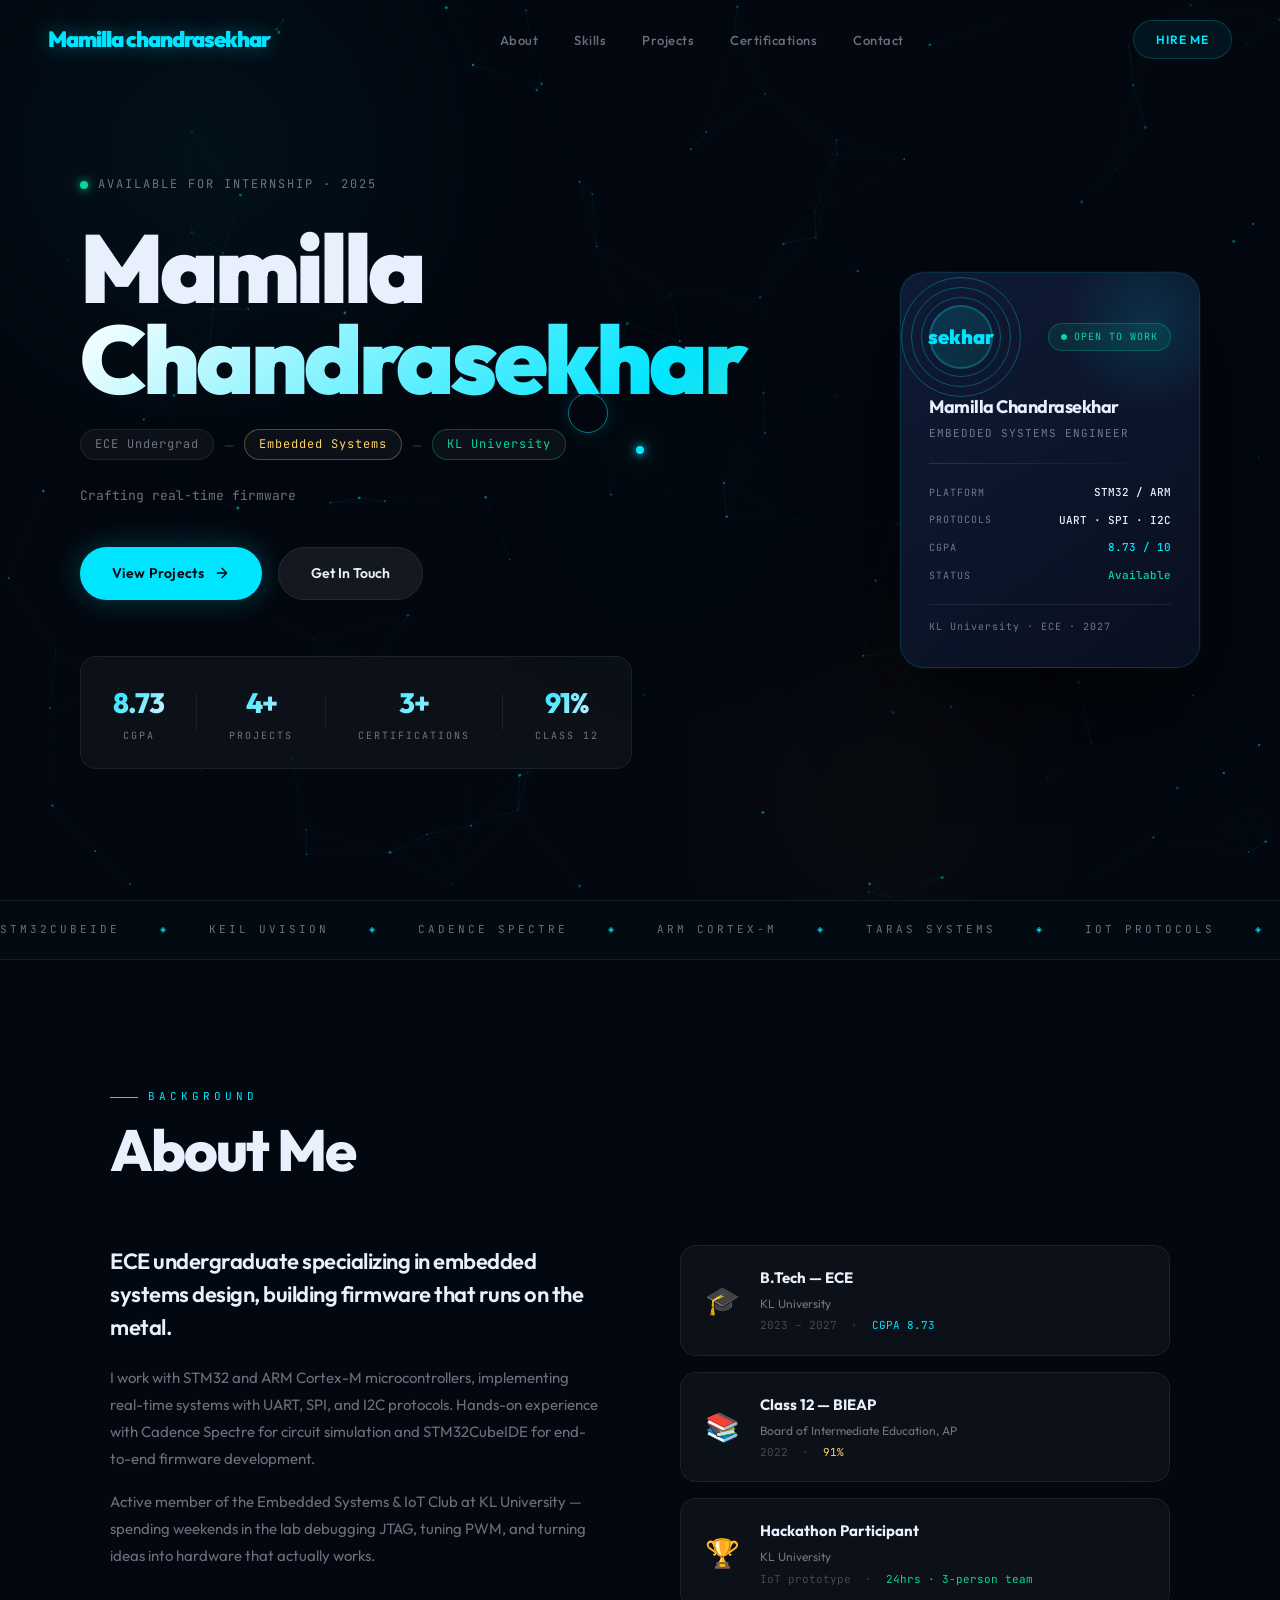
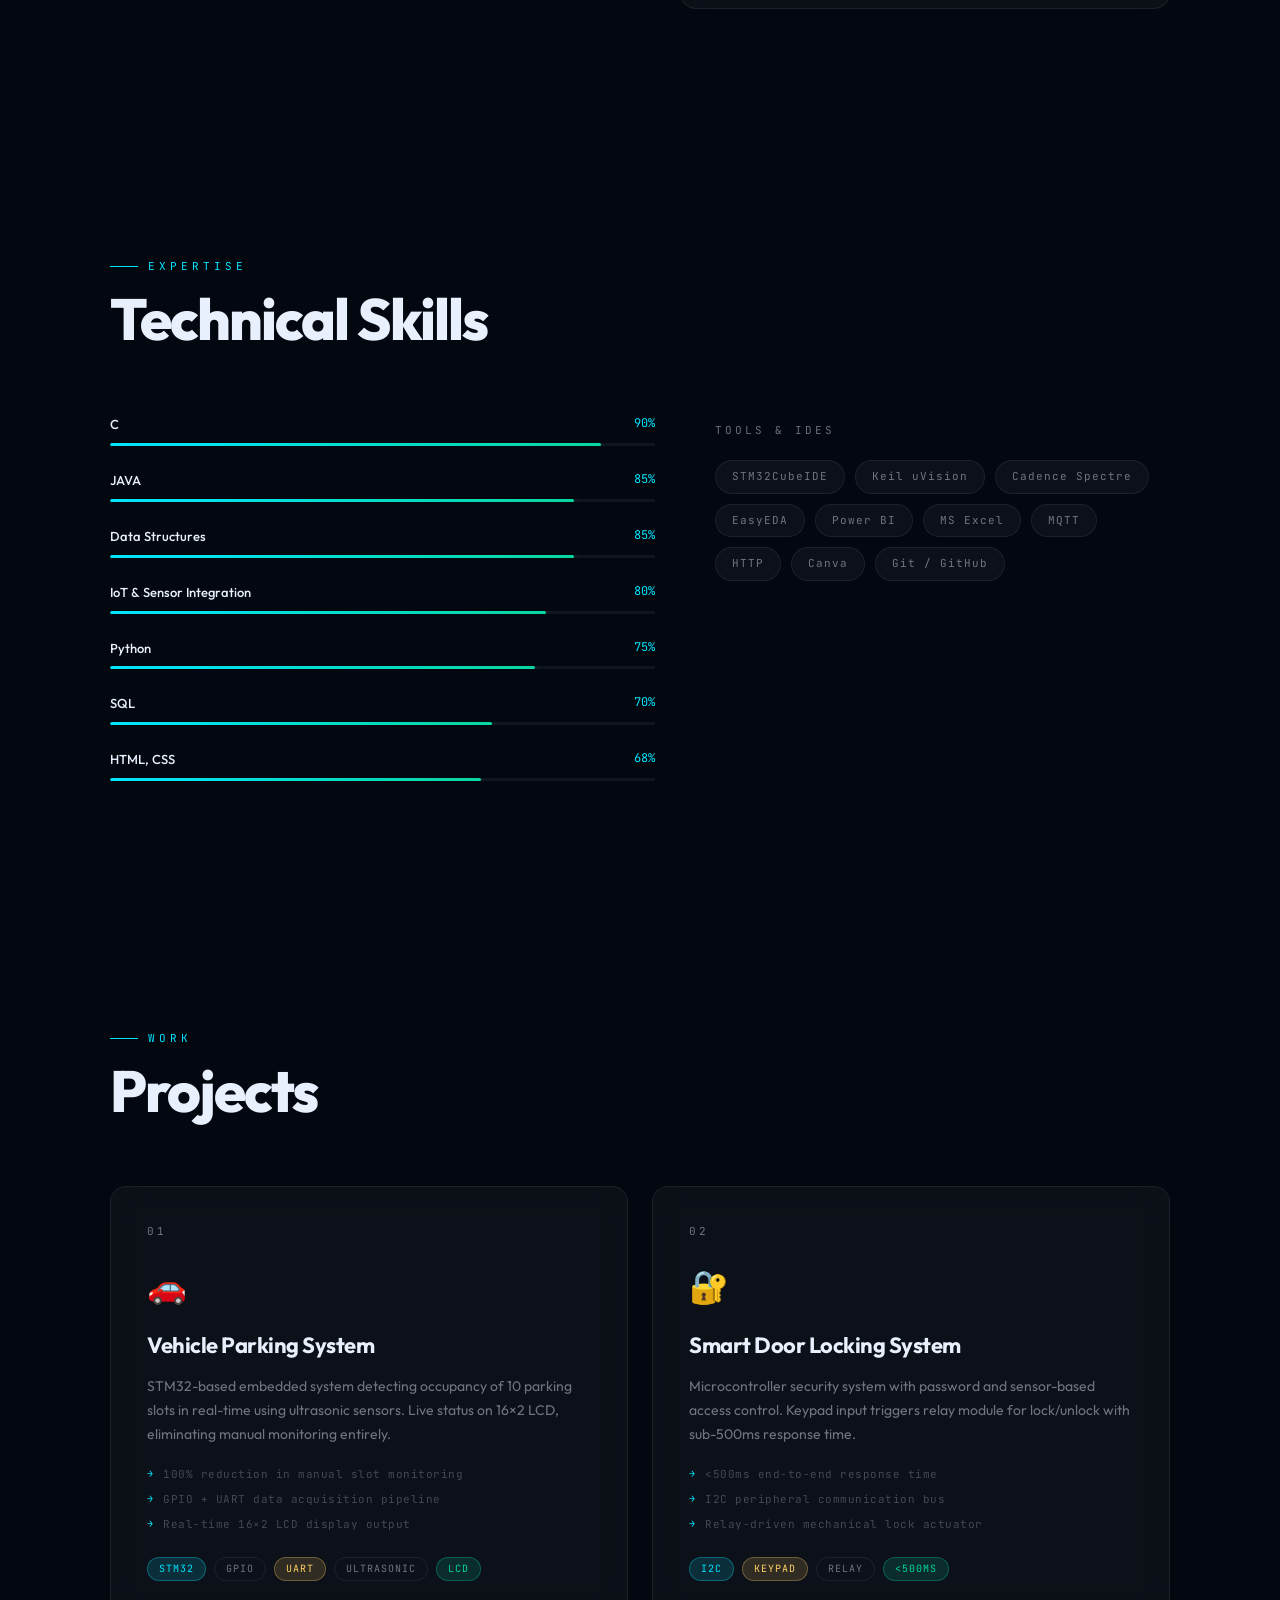
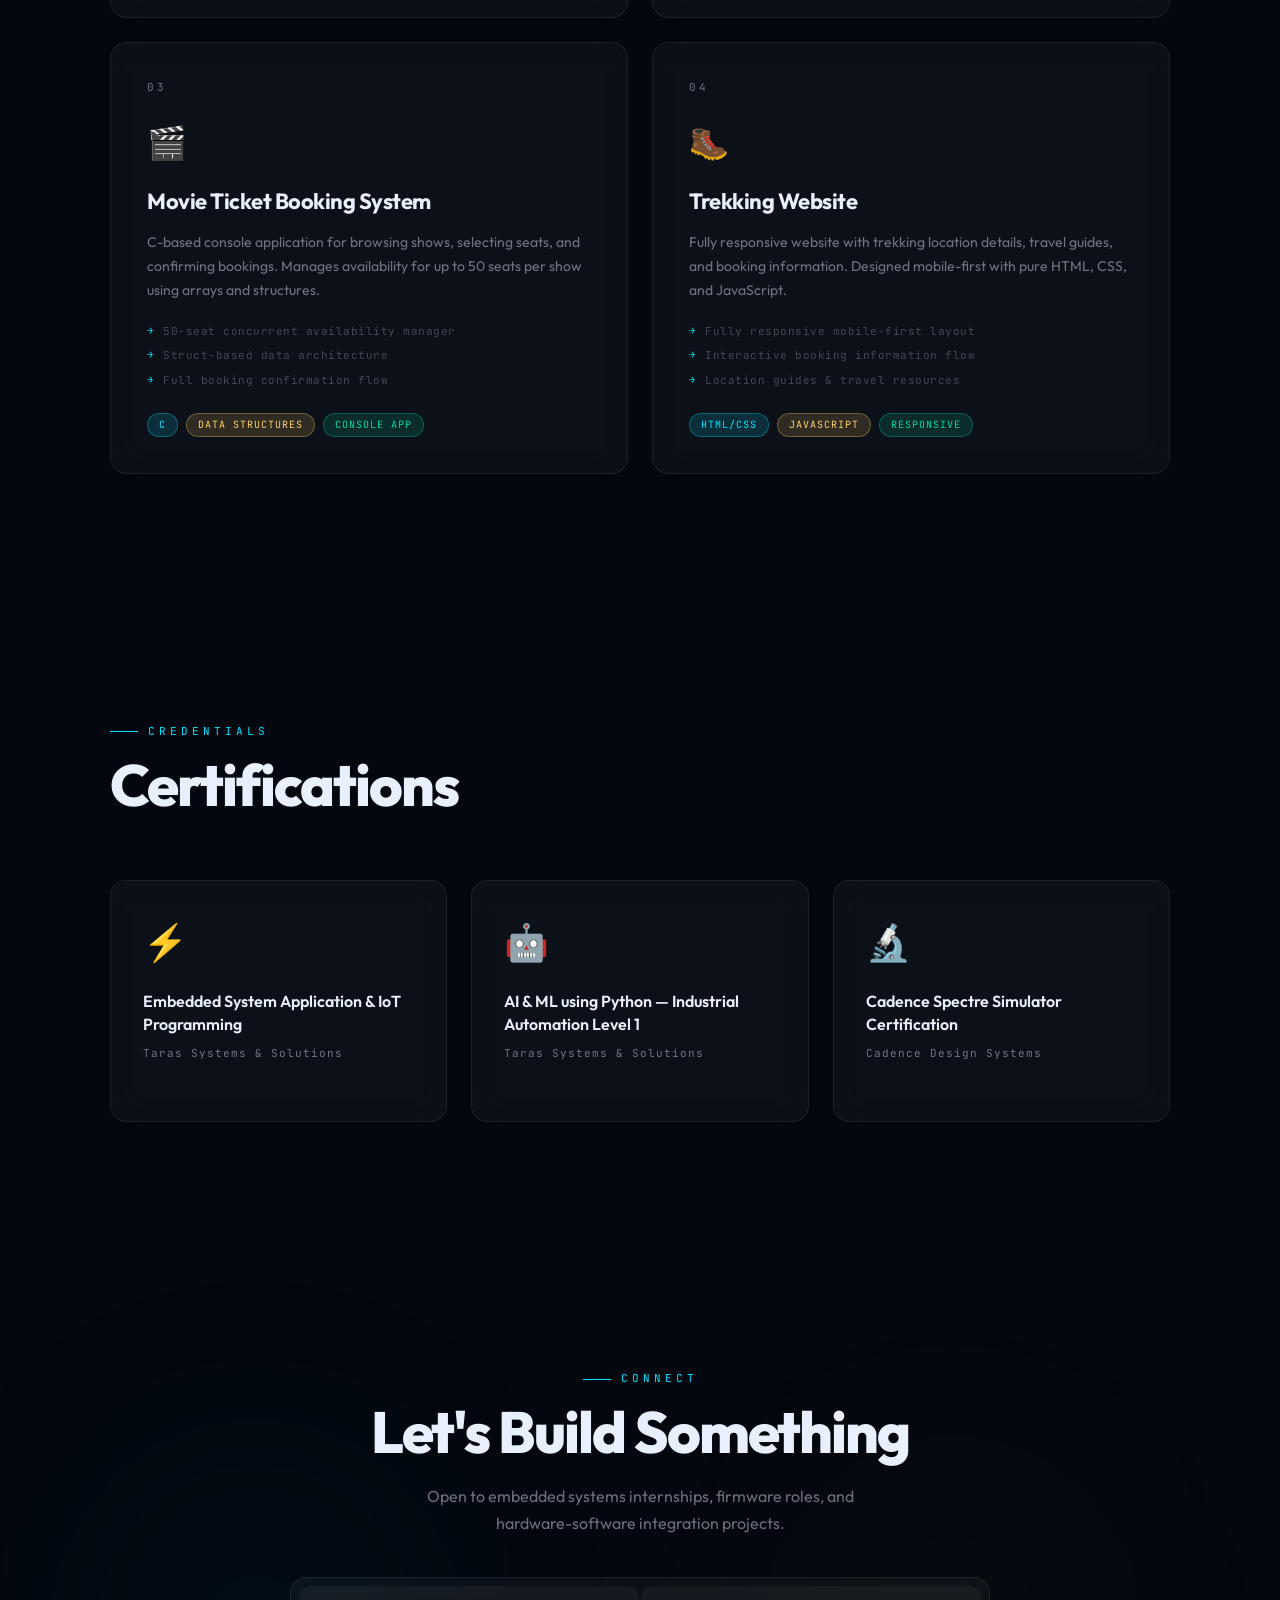
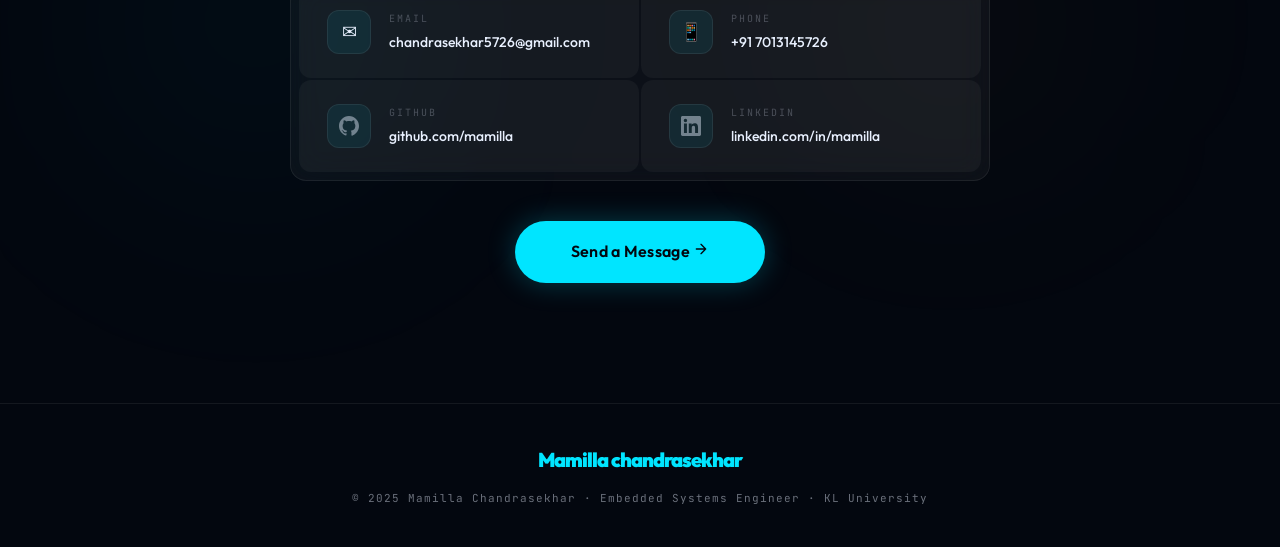
<file: index.html>
<!DOCTYPE html>
<html lang="en">
<head>
  <meta charset="UTF-8" />
  <meta name="viewport" content="width=device-width, initial-scale=1.0" />
  <title>Mamilla Chandrasekhar — Embedded Systems Engineer</title>
  <link rel="preconnect" href="https://fonts.googleapis.com" />
  <link href="https://fonts.googleapis.com/css2?family=Outfit:wght@300;400;500;600;700;800;900&family=JetBrains+Mono:ital,wght@0,300;0,400;0,500;0,700;1,400&display=swap" rel="stylesheet" />
  <link rel="stylesheet" href="style.css" />
</head>
<body>

  <!-- ═══════════════════ LOADER ═══════════════════ -->
  <div id="loader">
    <div class="loader-inner">
      <div class="loader-logo">sekhar</div>
      <div class="loader-bar-wrap"><div class="loader-bar" id="loaderBar"></div></div>
      <div class="loader-pct" id="loaderPct">0%</div>
      <div class="loader-text">Initializing systems...</div>
    </div>
  </div>

  <!-- ═══════════════════ CURSOR ═══════════════════ -->
  <div id="cursor-dot"></div>
  <div id="cursor-ring"></div>

  <!-- ═══════════════════ CANVAS ═══════════════════ -->
  <canvas id="neural-canvas"></canvas>

  <!-- ═══════════════════ NAV ═══════════════════ -->
  <nav id="nav">
    <div class="nav-logo" data-magnetic>Mamilla chandrasekhar</div>
    <ul class="nav-links">
      <li><a href="#about"    class="nav-link" data-magnetic>About</a></li>
      <li><a href="#skills"   class="nav-link" data-magnetic>Skills</a></li>
      <li><a href="#projects" class="nav-link" data-magnetic>Projects</a></li>
      <li><a href="#certs"    class="nav-link" data-magnetic>Certifications</a></li>
      <li><a href="#contact"  class="nav-link" data-magnetic>Contact</a></li>
    </ul>
    <a href="mailto:chandrasekhar5726@gmail.com" class="nav-cta btn-magnetic" data-magnetic>Hire Me</a>
    <div class="nav-burger" id="navBurger">
      <span></span><span></span><span></span>
    </div>
  </nav>

  <!-- ═══════════════════ MOBILE MENU ═══════════════════ -->
  <div class="mobile-menu" id="mobileMenu">
    <a href="#about"    class="mob-link">About</a>
    <a href="#skills"   class="mob-link">Skills</a>
    <a href="#projects" class="mob-link">Projects</a>
    <a href="#certs"    class="mob-link">Certifications</a>
    <a href="#contact"  class="mob-link">Contact</a>
  </div>

  <!-- ═══════════════════ HERO ═══════════════════ -->
  <section id="hero">
    <div class="hero-bg-orb orb-1"></div>
    <div class="hero-bg-orb orb-2"></div>
    <div class="hero-bg-orb orb-3"></div>

    <div class="hero-content">
      <div class="hero-eyebrow reveal-up" data-delay="0">
        <span class="dot-pulse"></span>
        Available for Internship · 2025
      </div>

      <h1 class="hero-name reveal-up" data-delay="100">
        <span class="line-wrap"><span class="line-inner">Mamilla</span></span>
        <span class="line-wrap"><span class="line-inner gradient-text">Chandra<span class="sekhar">sekhar</span></span></span>
      </h1>

      <p class="hero-role reveal-up" data-delay="200">
        <span class="role-chip">ECE Undergrad</span>
        <span class="role-sep">—</span>
        <span class="role-chip amber">Embedded Systems</span>
        <span class="role-sep">—</span>
        <span class="role-chip green">KL University</span>
      </p>

      <p class="hero-sub reveal-up" data-delay="300">
        Crafting real-time firmware for STM32 & ARM Cortex-M architectures.<br/>
        UART · SPI · I2C · IoT Integration · CGPA 8.73 / 10
      </p>

      <div class="hero-ctas reveal-up" data-delay="400">
        <a href="#projects" class="btn-primary btn-magnetic" data-magnetic>
          <span>View Projects</span>
          <svg viewBox="0 0 24 24"><path d="M5 12h14M12 5l7 7-7 7"/></svg>
        </a>
        <a href="#contact" class="btn-glass btn-magnetic" data-magnetic>Get In Touch</a>
      </div>

      <div class="hero-stats reveal-up" data-delay="500">
        <div class="stat">
          <span class="stat-num" data-count="8.73">0</span>
          <span class="stat-label">CGPA</span>
        </div>
        <div class="stat-divider"></div>
        <div class="stat">
          <span class="stat-num" data-count="4" data-suffix="+">0</span>
          <span class="stat-label">Projects</span>
        </div>
        <div class="stat-divider"></div>
        <div class="stat">
          <span class="stat-num" data-count="3" data-suffix="+">0</span>
          <span class="stat-label">Certifications</span>
        </div>
        <div class="stat-divider"></div>
        <div class="stat">
          <span class="stat-num" data-count="91" data-suffix="%">0</span>
          <span class="stat-label">Class 12</span>
        </div>
      </div>
    </div>

    <!-- 3D DEV CARD -->
    <div class="hero-card-wrap reveal-right" data-delay="200" id="card3dWrap">
      <div class="dev-card" id="devCard">
        <div class="card-glow"></div>
        <div class="card-noise"></div>
        <div class="card-header">
          <div class="card-avatar">
            <div class="avatar-initials"> sekhar</div>
            <div class="avatar-ring r1"></div>
            <div class="avatar-ring r2"></div>
            <div class="avatar-ring r3"></div>
          </div>
          <div class="card-chip">
            <span class="chip-dot"></span>
            Open to Work
          </div>
        </div>
        <div class="card-name">Mamilla Chandrasekhar</div>
        <div class="card-title">Embedded Systems Engineer</div>
        <div class="card-divider"></div>
        <div class="card-specs">
          <div class="spec"><span class="spec-k">Platform</span><span class="spec-v">STM32 / ARM</span></div>
          <div class="spec"><span class="spec-k">Protocols</span><span class="spec-v">UART · SPI · I2C</span></div>
          <div class="spec"><span class="spec-k">CGPA</span><span class="spec-v cyan">8.73 / 10</span></div>
          <div class="spec"><span class="spec-k">Status</span><span class="spec-v green">Available</span></div>
        </div>
        <div class="card-footer">
          <span>KL University · ECE · 2027</span>
        </div>
      </div>
    </div>

    <div class="scroll-hint reveal-up" data-delay="700">
      <div class="scroll-line"></div>
      <span>Scroll</span>
    </div>
  </section>

  <!-- ═══════════════════ MARQUEE ═══════════════════ -->
  <div class="marquee-section">
    <div class="marquee-track">
      <div class="marquee-inner" id="marqueeInner">
        <span>STM32CubeIDE</span><span class="sep">◈</span>
        <span>Keil uVision</span><span class="sep">◈</span>
        <span>Cadence Spectre</span><span class="sep">◈</span>
        <span>ARM Cortex-M</span><span class="sep">◈</span>
        <span>Taras Systems</span><span class="sep">◈</span>
        <span>IoT Protocols</span><span class="sep">◈</span>
        <span>UART / SPI / I2C</span><span class="sep">◈</span>
        <span>EasyEDA</span><span class="sep">◈</span>
        <span>MQTT</span><span class="sep">◈</span>
        <span>Power BI</span><span class="sep">◈</span>
        <span>Cadence Design Systems</span><span class="sep">◈</span>
        <span>KL University</span><span class="sep">◈</span>
        <span>STM32CubeIDE</span><span class="sep">◈</span>
        <span>Keil uVision</span><span class="sep">◈</span>
        <span>Cadence Spectre</span><span class="sep">◈</span>
        <span>ARM Cortex-M</span><span class="sep">◈</span>
        <span>Taras Systems</span><span class="sep">◈</span>
        <span>IoT Protocols</span><span class="sep">◈</span>
        <span>UART / SPI / I2C</span><span class="sep">◈</span>
        <span>EasyEDA</span><span class="sep">◈</span>
        <span>MQTT</span><span class="sep">◈</span>
        <span>Power BI</span><span class="sep">◈</span>
        <span>Cadence Design Systems</span><span class="sep">◈</span>
        <span>KL University</span><span class="sep">◈</span>
      </div>
    </div>
  </div>

  <!-- ═══════════════════ ABOUT ═══════════════════ -->
  <section id="about" class="section">
    <div class="container">
      <div class="section-header reveal-up">
        <div class="section-tag"> Background</div>
        <h2 class="section-title">About Me</h2>
      </div>
      <div class="about-grid">
        <div class="about-text reveal-left">
          <p class="about-lead">
            ECE undergraduate specializing in embedded systems design, building firmware that runs on the metal.
          </p>
          <p class="about-body">
            I work with STM32 and ARM Cortex-M microcontrollers, implementing real-time systems with UART, SPI, and I2C protocols. Hands-on experience with Cadence Spectre for circuit simulation and STM32CubeIDE for end-to-end firmware development.
          </p>
          <p class="about-body">
            Active member of the Embedded Systems &amp; IoT Club at KL University — spending weekends in the lab debugging JTAG, tuning PWM, and turning ideas into hardware that actually works.
          </p>
          
        </div>
        <div class="about-edu reveal-right">
          <div class="edu-card glass-card">
            <div class="edu-icon">🎓</div>
            <div>
              <div class="edu-degree">B.Tech — ECE</div>
              <div class="edu-school">KL University</div>
              <div class="edu-meta">2023 – 2027 &nbsp;·&nbsp; <span class="cyan">CGPA 8.73</span></div>
            </div>
          </div>
          <div class="edu-card glass-card">
            <div class="edu-icon">📚</div>
            <div>
              <div class="edu-degree">Class 12 — BIEAP</div>
              <div class="edu-school">Board of Intermediate Education, AP</div>
              <div class="edu-meta">2022 &nbsp;·&nbsp; <span class="amber">91%</span></div>
            </div>
          </div>
          <div class="edu-card glass-card">
            <div class="edu-icon">🏆</div>
            <div>
              <div class="edu-degree">Hackathon Participant</div>
              <div class="edu-school">KL University</div>
              <div class="edu-meta">IoT prototype &nbsp;·&nbsp; <span class="green">24hrs · 3-person team</span></div>
            </div>
          </div>
        </div>
      </div>
    </div>
  </section>

  <!-- ═══════════════════ SKILLS ═══════════════════ -->
  <section id="skills" class="section">
    <div class="container">
      <div class="section-header reveal-up">
        <div class="section-tag"> Expertise</div>
        <h2 class="section-title">Technical Skills</h2>
      </div>

      <div class="skills-layout">
        <div class="skill-bars reveal-left" id="skillBars">
          <div class="skill-row" data-pct="90">
            <div class="skill-info"><span> C </span><span class="skill-pct">90%</span></div>
            <div class="skill-track"><div class="skill-fill" style="--pct:90%"></div></div>
          </div>
          <div class="skill-row" data-pct="85">
            <div class="skill-info"><span>JAVA</span><span class="skill-pct">85%</span></div>
            <div class="skill-track"><div class="skill-fill" style="--pct:85%"></div></div>
          </div>
          <div class="skill-row" data-pct="85">
            <div class="skill-info"><span>Data Structures</span><span class="skill-pct">85%</span></div>
            <div class="skill-track"><div class="skill-fill" style="--pct:85%"></div></div>
          </div>
          <div class="skill-row" data-pct="80">
            <div class="skill-info"><span>IoT &amp; Sensor Integration</span><span class="skill-pct">80%</span></div>
            <div class="skill-track"><div class="skill-fill" style="--pct:80%"></div></div>
          </div>
          <div class="skill-row" data-pct="78">
            <div class="skill-info"><span> Python</span><span class="skill-pct">75%</span></div>
            <div class="skill-track"><div class="skill-fill" style="--pct:78%"></div></div>
          </div>
          
          <div class="skill-row" data-pct="70">
            <div class="skill-info"><span>SQL </span><span class="skill-pct">70%</span></div>
            <div class="skill-track"><div class="skill-fill" style="--pct:70%"></div></div>
          </div>
          <div class="skill-row" data-pct="68">
            <div class="skill-info"><span>HTML, CSS</span><span class="skill-pct">68%</span></div>
            <div class="skill-track"><div class="skill-fill" style="--pct:68%"></div></div>
          </div>
        </div>

        <div class="skill-chips-wrap reveal-right">
          <div class="chips-label">Tools &amp; IDEs</div>
          <div class="chip-grid">
            <div class="skill-chip" data-glow="cyan">STM32CubeIDE</div>
            <div class="skill-chip" data-glow="cyan">Keil uVision</div>
            <div class="skill-chip" data-glow="amber">Cadence Spectre</div>
            <div class="skill-chip" data-glow="amber">EasyEDA</div>
            <div class="skill-chip" data-glow="green">Power BI</div>
            <div class="skill-chip" data-glow="green">MS Excel</div>
            <div class="skill-chip" data-glow="cyan">MQTT</div>
            <div class="skill-chip" data-glow="cyan">HTTP</div>
            <div class="skill-chip" data-glow="amber">Canva</div>
            <div class="skill-chip" data-glow="green">Git / GitHub</div>
          </div>
        </div>
      </div>
    </div>
  </section>

  <!-- ═══════════════════ PROJECTS ═══════════════════ -->
  <section id="projects" class="section">
    <div class="container">
      <div class="section-header reveal-up">
        <div class="section-tag"> Work</div>
        <h2 class="section-title">Projects</h2>
      </div>

      <div class="projects-grid">

        <div class="project-card glass-card reveal-up" data-delay="0" data-tilt>
          <div class="proj-num">01</div>
          <div class="proj-accent cyan"></div>
          <div class="proj-icon">🚗</div>
          <h3 class="proj-title">Vehicle Parking System</h3>
          <p class="proj-desc">STM32-based embedded system detecting occupancy of 10 parking slots in real-time using ultrasonic sensors. Live status on 16×2 LCD, eliminating manual monitoring entirely.</p>
          <ul class="proj-highlights">
            <li>100% reduction in manual slot monitoring</li>
            <li>GPIO + UART data acquisition pipeline</li>
            <li>Real-time 16×2 LCD display output</li>
          </ul>
          <div class="proj-tags">
            <span class="ptag cyan">STM32</span>
            <span class="ptag">GPIO</span>
            <span class="ptag amber">UART</span>
            <span class="ptag">Ultrasonic</span>
            <span class="ptag green">LCD</span>
          </div>
        </div>

        <div class="project-card glass-card reveal-up" data-delay="100" data-tilt>
          <div class="proj-num">02</div>
          <div class="proj-accent amber"></div>
          <div class="proj-icon">🔐</div>
          <h3 class="proj-title">Smart Door Locking System</h3>
          <p class="proj-desc">Microcontroller security system with password and sensor-based access control. Keypad input triggers relay module for lock/unlock with sub-500ms response time.</p>
          <ul class="proj-highlights">
            <li>&lt;500ms end-to-end response time</li>
            <li>I2C peripheral communication bus</li>
            <li>Relay-driven mechanical lock actuator</li>
          </ul>
          <div class="proj-tags">
            <span class="ptag cyan">I2C</span>
            <span class="ptag amber">Keypad</span>
            <span class="ptag">Relay</span>
            <span class="ptag green">&lt;500ms</span>
          </div>
        </div>

        <div class="project-card glass-card reveal-up" data-delay="200" data-tilt>
          <div class="proj-num">03</div>
          <div class="proj-accent green"></div>
          <div class="proj-icon">🎬</div>
          <h3 class="proj-title">Movie Ticket Booking System</h3>
          <p class="proj-desc">C-based console application for browsing shows, selecting seats, and confirming bookings. Manages availability for up to 50 seats per show using arrays and structures.</p>
          <ul class="proj-highlights">
            <li>50-seat concurrent availability manager</li>
            <li>Struct-based data architecture</li>
            <li>Full booking confirmation flow</li>
          </ul>
          <div class="proj-tags">
            <span class="ptag cyan">C</span>
            <span class="ptag amber">Data Structures</span>
            <span class="ptag green">Console App</span>
          </div>
        </div>

        <div class="project-card glass-card reveal-up" data-delay="300" data-tilt>
          <div class="proj-num">04</div>
          <div class="proj-accent cyan"></div>
          <div class="proj-icon">🥾</div>
          <h3 class="proj-title">Trekking Website</h3>
          <p class="proj-desc">Fully responsive website with trekking location details, travel guides, and booking information. Designed mobile-first with pure HTML, CSS, and JavaScript.</p>
          <ul class="proj-highlights">
            <li>Fully responsive mobile-first layout</li>
            <li>Interactive booking information flow</li>
            <li>Location guides &amp; travel resources</li>
          </ul>
          <div class="proj-tags">
            <span class="ptag cyan">HTML/CSS</span>
            <span class="ptag amber">JavaScript</span>
            <span class="ptag green">Responsive</span>
          </div>
        </div>

      </div>
    </div>
  </section>

  <!-- ═══════════════════ CERTIFICATIONS ═══════════════════ -->
  <section id="certs" class="section">
    <div class="container">
      <div class="section-header reveal-up">
        <div class="section-tag"> Credentials</div>
        <h2 class="section-title">Certifications</h2>
      </div>
      <div class="certs-grid">
        <div class="cert-card glass-card reveal-up" data-delay="0">
          <div class="cert-top">
            <div class="cert-badge">⚡</div>
            <div class="cert-glow cyan"></div>
          </div>
          <div class="cert-name">Embedded System Application &amp; IoT Programming</div>
          <div class="cert-issuer">Taras Systems &amp; Solutions</div>
          <div class="cert-bar"></div>
        </div>
        <div class="cert-card glass-card reveal-up" data-delay="100">
          <div class="cert-top">
            <div class="cert-badge">🤖</div>
            <div class="cert-glow amber"></div>
          </div>
          <div class="cert-name">AI &amp; ML using Python — Industrial Automation Level 1</div>
          <div class="cert-issuer">Taras Systems &amp; Solutions</div>
          <div class="cert-bar amber"></div>
        </div>
        <div class="cert-card glass-card reveal-up" data-delay="200">
          <div class="cert-top">
            <div class="cert-badge">🔬</div>
            <div class="cert-glow green"></div>
          </div>
          <div class="cert-name">Cadence Spectre Simulator Certification</div>
          <div class="cert-issuer">Cadence Design Systems</div>
          <div class="cert-bar green"></div>
        </div>
      </div>
    </div>
  </section>

  <!-- ═══════════════════ CONTACT ═══════════════════ -->
  <section id="contact" class="section">
    <div class="contact-orb orb-a"></div>
    <div class="contact-orb orb-b"></div>
    <div class="container">
      <div class="contact-inner reveal-up">
        <div class="section-tag" style="text-align:center;justify-content:center"> Connect</div>
        <h2 class="section-title" style="text-align:center">Let's Build Something</h2>
        <p class="contact-sub">Open to embedded systems internships, firmware roles, and hardware-software integration projects.</p>

        <div class="contact-card glass-card">
          <div class="contact-grid">
            <a href="mailto:chandrasekhar5726@gmail.com" class="contact-item btn-magnetic" data-magnetic>
              <div class="ci-icon">✉</div>
              <div>
                <div class="ci-label">Email</div>
                <div class="ci-val">chandrasekhar5726@gmail.com</div>
              </div>
            </a>
            <a href="tel:+917013145726" class="contact-item btn-magnetic" data-magnetic>
              <div class="ci-icon">📱</div>
              <div>
                <div class="ci-label">Phone</div>
                <div class="ci-val">+91 7013145726</div>
              </div>
            </a>
            <a href="https://github.com" target="_blank" class="contact-item btn-magnetic" data-magnetic>
              <div class="ci-icon">
                <svg viewBox="0 0 24 24" fill="currentColor"><path d="M12 0C5.37 0 0 5.37 0 12c0 5.3 3.438 9.8 8.205 11.385.6.113.82-.258.82-.577 0-.285-.01-1.04-.015-2.04-3.338.724-4.042-1.61-4.042-1.61C4.422 18.07 3.633 17.7 3.633 17.7c-1.087-.744.084-.729.084-.729 1.205.084 1.838 1.236 1.838 1.236 1.07 1.835 2.809 1.305 3.495.998.108-.776.417-1.305.76-1.605-2.665-.3-5.466-1.332-5.466-5.93 0-1.31.465-2.38 1.235-3.22-.135-.303-.54-1.523.105-3.176 0 0 1.005-.322 3.3 1.23.96-.267 1.98-.399 3-.405 1.02.006 2.04.138 3 .405 2.28-1.552 3.285-1.23 3.285-1.23.645 1.653.24 2.873.12 3.176.765.84 1.23 1.91 1.23 3.22 0 4.61-2.805 5.625-5.475 5.92.42.36.81 1.096.81 2.22 0 1.606-.015 2.896-.015 3.286 0 .315.21.69.825.57C20.565 21.795 24 17.295 24 12c0-6.63-5.37-12-12-12"/></svg>
              </div>
              <div>
                <div class="ci-label">GitHub</div>
                <div class="ci-val">github.com/mamilla</div>
              </div>
            </a>
            <a href="https://linkedin.com" target="_blank" class="contact-item btn-magnetic" data-magnetic>
              <div class="ci-icon">
                <svg viewBox="0 0 24 24" fill="currentColor"><path d="M20.447 20.452h-3.554v-5.569c0-1.328-.027-3.037-1.852-3.037-1.853 0-2.136 1.445-2.136 2.939v5.667H9.351V9h3.414v1.561h.046c.477-.9 1.637-1.85 3.37-1.85 3.601 0 4.267 2.37 4.267 5.455v6.286zM5.337 7.433a2.062 2.062 0 01-2.063-2.065 2.064 2.064 0 112.063 2.065zm1.782 13.019H3.555V9h3.564v11.452zM22.225 0H1.771C.792 0 0 .774 0 1.729v20.542C0 23.227.792 24 1.771 24h20.451C23.2 24 24 23.227 24 22.271V1.729C24 .774 23.2 0 22.222 0h.003z"/></svg>
              </div>
              <div>
                <div class="ci-label">LinkedIn</div>
                <div class="ci-val">linkedin.com/in/mamilla</div>
              </div>
            </a>
          </div>
        </div>

        <a href="mailto:chandrasekhar5726@gmail.com" class="btn-primary btn-magnetic large-cta" data-magnetic>
          <span>Send a Message</span>
          <svg viewBox="0 0 24 24"><path d="M5 12h14M12 5l7 7-7 7"/></svg>
        </a>
      </div>
    </div>
  </section>

  <!-- ═══════════════════ FOOTER ═══════════════════ -->
  <footer>
    <div class="footer-inner container">
      <div class="footer-logo">Mamilla chandrasekhar</div>
      <p class="footer-copy">© 2025 Mamilla Chandrasekhar · Embedded Systems Engineer · KL University</p>
      
    </div>
  </footer>

  <script src="script.js"></script>
</body>
</html>
</file>
<file: style.css>
/* ═══════════════════════════════════════════════════════
   MAMILLA CHANDRASEKHAR — PREMIUM PORTFOLIO
   style.css — Apple / Tesla inspired dark futuristic UI
   ═══════════════════════════════════════════════════════ */

/* ── RESET & BASE ─────────────────────────────────────── */
*, *::before, *::after { margin: 0; padding: 0; box-sizing: border-box; }

:root {
  /* Core palette */
  --bg:         #03070f;
  --bg2:        #070f1e;
  --surface:    rgba(255,255,255,0.04);
  --surface-b:  rgba(255,255,255,0.07);
  --border:     rgba(255,255,255,0.07);
  --border-h:   rgba(0,229,255,0.2);

  /* Accents */
  --cyan:       #00e5ff;
  --cyan-dim:   rgba(0,229,255,0.15);
  --cyan-glow:  0 0 30px rgba(0,229,255,0.3);
  --amber:      #ffd166;
  --amber-dim:  rgba(255,209,102,0.15);
  --green:      #06d6a0;
  --green-dim:  rgba(6,214,160,0.15);
  --red:        #ef476f;

  /* Text */
  --text:       #e8f0fe;
  --muted:      rgba(232,240,254,0.45);
  --muted2:     rgba(232,240,254,0.25);

  /* Fonts */
  --f-display:  'Outfit', sans-serif;
  --f-mono:     'JetBrains Mono', monospace;

  /* Radius / spacing */
  --r:          16px;
  --r-sm:       10px;
  --trans:      0.3s cubic-bezier(0.4,0,0.2,1);
}

html { scroll-behavior: smooth; cursor: none; font-size: 16px; }

body {
  background: var(--bg);
  color: var(--text);
  font-family: var(--f-display);
  line-height: 1.6;
  overflow-x: hidden;
  -webkit-font-smoothing: antialiased;
}

::selection { background: rgba(0,229,255,0.18); color: #fff; }

a { text-decoration: none; color: inherit; }
img { display: block; max-width: 100%; }

/* ── CANVAS ───────────────────────────────────────────── */
#neural-canvas {
  position: fixed; inset: 0;
  width: 100%; height: 100%;
  z-index: 0; pointer-events: none;
}

/* ── CURSOR ───────────────────────────────────────────── */
#cursor-dot {
  position: fixed; pointer-events: none; z-index: 9999;
  width: 8px; height: 8px;
  background: var(--cyan);
  border-radius: 50%;
  transform: translate(-50%, -50%);
  transition: transform 0.1s ease, background 0.2s, width 0.2s, height 0.2s;
  mix-blend-mode: screen;
  box-shadow: 0 0 10px var(--cyan), 0 0 20px rgba(0,229,255,0.4);
}
#cursor-ring {
  position: fixed; pointer-events: none; z-index: 9998;
  width: 40px; height: 40px;
  border: 1.5px solid rgba(0,229,255,0.5);
  border-radius: 50%;
  transform: translate(-50%, -50%);
  transition: width 0.25s ease, height 0.25s ease, border-color 0.25s, transform 0.12s ease;
  box-shadow: 0 0 16px rgba(0,229,255,0.15);
}
body.cursor-hover #cursor-dot  { width: 6px; height: 6px; transform: translate(-50%,-50%) scale(0.8); }
body.cursor-hover #cursor-ring { width: 64px; height: 64px; border-color: rgba(0,229,255,0.8); }

/* ── LOADER ───────────────────────────────────────────── */
#loader {
  position: fixed; inset: 0; z-index: 10000;
  background: var(--bg);
  display: flex; align-items: center; justify-content: center;
  transition: opacity 0.8s cubic-bezier(0.4,0,0.2,1), visibility 0.8s;
}
#loader.out { opacity: 0; visibility: hidden; pointer-events: none; }
.loader-inner { text-align: center; }
.loader-logo {
  font-family: var(--f-display);
  font-size: 64px; font-weight: 900;
  letter-spacing: -3px;
  background: linear-gradient(135deg, var(--cyan), var(--amber));
  -webkit-background-clip: text; background-clip: text;
  -webkit-text-fill-color: transparent;
  margin-bottom: 40px;
  animation: logoPulse 1.5s ease-in-out infinite;
}
@keyframes logoPulse {
  0%,100% { opacity: 0.7; transform: scale(1); }
  50%      { opacity: 1;   transform: scale(1.04); }
}
.loader-bar-wrap {
  width: 240px; height: 2px;
  background: rgba(255,255,255,0.08);
  border-radius: 2px; overflow: hidden;
  margin: 0 auto 16px;
}
.loader-bar {
  height: 100%; width: 0;
  background: linear-gradient(90deg, var(--cyan), var(--amber));
  border-radius: 2px;
  transition: width 0.05s linear;
  box-shadow: 0 0 12px rgba(0,229,255,0.6);
}
.loader-pct {
  font-family: var(--f-mono); font-size: 13px;
  color: var(--cyan); letter-spacing: 2px;
  margin-bottom: 8px;
}
.loader-text {
  font-family: var(--f-mono); font-size: 11px;
  color: var(--muted); letter-spacing: 2px; text-transform: uppercase;
}

/* ── NAV ──────────────────────────────────────────────── */
#nav {
  position: fixed; top: 0; left: 0; right: 0;
  z-index: 1000; padding: 20px 48px;
  display: flex; align-items: center; justify-content: space-between;
  transition: background 0.4s, padding 0.4s, backdrop-filter 0.4s;
}
#nav.scrolled {
  background: rgba(3,7,15,0.85);
  backdrop-filter: blur(24px);
  border-bottom: 1px solid var(--border);
  padding: 14px 48px;
}
.nav-logo {
  font-family: var(--f-display);
  font-size: 22px; font-weight: 900;
  letter-spacing: -1px;
  color: var(--cyan);
  text-shadow: 0 0 20px rgba(0,229,255,0.4);
}
.nav-links {
  display: flex; gap: 36px; list-style: none;
}
.nav-link {
  font-size: 13px; font-weight: 500;
  letter-spacing: 0.5px;
  color: var(--muted);
  transition: color var(--trans);
  position: relative;
}
.nav-link::after {
  content: '';
  position: absolute; bottom: -4px; left: 0;
  width: 0; height: 1px;
  background: var(--cyan);
  transition: width var(--trans);
}
.nav-link:hover { color: var(--text); }
.nav-link:hover::after { width: 100%; }
.nav-cta {
  font-size: 12px; font-weight: 600;
  letter-spacing: 1px; text-transform: uppercase;
  padding: 9px 22px;
  border: 1px solid var(--border-h);
  border-radius: 100px;
  color: var(--cyan);
  background: rgba(0,229,255,0.06);
  transition: all var(--trans);
  cursor: none;
}
.nav-cta:hover {
  background: rgba(0,229,255,0.14);
  box-shadow: 0 0 24px rgba(0,229,255,0.2);
}
.nav-burger { display: none; flex-direction: column; gap: 5px; cursor: none; }
.nav-burger span {
  display: block; width: 24px; height: 1.5px;
  background: var(--text); border-radius: 2px;
  transition: all var(--trans);
}
.nav-burger.open span:nth-child(1) { transform: rotate(45deg) translate(4px,4px); }
.nav-burger.open span:nth-child(2) { opacity: 0; }
.nav-burger.open span:nth-child(3) { transform: rotate(-45deg) translate(4px,-4px); }

/* ── MOBILE MENU ──────────────────────────────────────── */
.mobile-menu {
  position: fixed; inset: 0; z-index: 999;
  background: rgba(3,7,15,0.96);
  backdrop-filter: blur(30px);
  display: flex; flex-direction: column;
  align-items: center; justify-content: center;
  gap: 32px;
  transform: translateX(100%);
  transition: transform 0.5s cubic-bezier(0.4,0,0.2,1);
}
.mobile-menu.open { transform: translateX(0); }
.mob-link {
  font-family: var(--f-display);
  font-size: 32px; font-weight: 800;
  color: var(--muted); letter-spacing: -1px;
  transition: color var(--trans);
}
.mob-link:hover { color: var(--cyan); }

/* ── LAYOUT HELPERS ───────────────────────────────────── */
.container { max-width: 1140px; margin: 0 auto; padding: 0 40px; position: relative; z-index: 2; }
.section { padding: 120px 0; position: relative; z-index: 2; }
.section-header { margin-bottom: 64px; }
.section-tag {
  display: inline-flex; align-items: center; gap: 10px;
  font-family: var(--f-mono); font-size: 11px;
  letter-spacing: 4px; text-transform: uppercase;
  color: var(--cyan); margin-bottom: 14px;
}
.section-tag::before {
  content: ''; width: 28px; height: 1px; background: var(--cyan);
}
.section-title {
  font-family: var(--f-display);
  font-size: clamp(36px, 5vw, 58px);
  font-weight: 800; letter-spacing: -2px;
  line-height: 1.05; color: var(--text);
}

/* ── GLASS CARD ───────────────────────────────────────── */
.glass-card {
  background: var(--surface);
  border: 1px solid var(--border);
  border-radius: var(--r);
  backdrop-filter: blur(16px);
  -webkit-backdrop-filter: blur(16px);
  transition: border-color var(--trans), transform var(--trans), box-shadow var(--trans);
}
.glass-card:hover {
  border-color: var(--border-h);
  box-shadow: 0 24px 80px rgba(0,0,0,0.4), 0 0 0 1px rgba(0,229,255,0.06);
}

/* ── BUTTONS ──────────────────────────────────────────── */
.btn-primary {
  display: inline-flex; align-items: center; gap: 10px;
  padding: 14px 32px;
  font-family: var(--f-display);
  font-size: 14px; font-weight: 600; letter-spacing: 0.3px;
  color: var(--bg);
  background: var(--cyan);
  border-radius: 100px;
  cursor: none;
  transition: all var(--trans);
  box-shadow: 0 0 28px rgba(0,229,255,0.25);
  position: relative; overflow: hidden;
}
.btn-primary::before {
  content: '';
  position: absolute; inset: 0;
  background: linear-gradient(135deg, rgba(255,255,255,0.2), transparent);
  opacity: 0; transition: opacity var(--trans);
}
.btn-primary:hover::before { opacity: 1; }
.btn-primary:hover {
  transform: translateY(-2px);
  box-shadow: 0 0 48px rgba(0,229,255,0.45), 0 8px 24px rgba(0,0,0,0.3);
}
.btn-primary svg {
  width: 16px; height: 16px; stroke: currentColor;
  stroke-width: 2; fill: none; stroke-linecap: round; stroke-linejoin: round;
  transition: transform var(--trans);
}
.btn-primary:hover svg { transform: translateX(4px); }

.btn-glass {
  display: inline-flex; align-items: center;
  padding: 14px 32px;
  font-size: 14px; font-weight: 600;
  color: var(--text);
  background: var(--surface-b);
  border: 1px solid var(--border);
  border-radius: 100px;
  cursor: none;
  backdrop-filter: blur(8px);
  transition: all var(--trans);
}
.btn-glass:hover {
  border-color: var(--border-h);
  background: rgba(255,255,255,0.1);
  transform: translateY(-2px);
}

.large-cta {
  display: block; width: fit-content;
  margin: 40px auto 0;
  padding: 18px 56px; font-size: 16px;
}

/* ── HERO ─────────────────────────────────────────────── */
#hero {
  min-height: 100vh;
  display: grid;
  grid-template-columns: 1fr auto;
  align-items: center;
  gap: 60px;
  padding: 120px 80px 80px;
  position: relative; overflow: hidden;
  max-width: 1400px; margin: 0 auto;
  z-index: 2;
}
.hero-bg-orb {
  position: absolute; border-radius: 50%;
  filter: blur(100px); pointer-events: none;
}
.orb-1 {
  width: 600px; height: 600px; top: -150px; left: -100px;
  background: radial-gradient(circle, rgba(0,229,255,0.07) 0%, transparent 70%);
  animation: orbFloat 12s ease-in-out infinite;
}
.orb-2 {
  width: 400px; height: 400px; bottom: -100px; right: 200px;
  background: radial-gradient(circle, rgba(255,209,102,0.06) 0%, transparent 70%);
  animation: orbFloat 16s ease-in-out infinite reverse;
}
.orb-3 {
  width: 300px; height: 300px; top: 40%; left: 40%;
  background: radial-gradient(circle, rgba(6,214,160,0.04) 0%, transparent 70%);
  animation: orbFloat 20s ease-in-out infinite 5s;
}
@keyframes orbFloat {
  0%,100% { transform: translate(0,0); }
  33%      { transform: translate(30px,-20px); }
  66%      { transform: translate(-20px,30px); }
}
.hero-content { z-index: 2; }
.hero-eyebrow {
  display: inline-flex; align-items: center; gap: 10px;
  font-family: var(--f-mono); font-size: 12px;
  letter-spacing: 2px; text-transform: uppercase;
  color: var(--muted); margin-bottom: 28px;
}
.dot-pulse {
  width: 8px; height: 8px; border-radius: 50%;
  background: var(--green);
  box-shadow: 0 0 10px var(--green);
  animation: pulseDot 2s ease-in-out infinite;
}
@keyframes pulseDot {
  0%,100% { box-shadow: 0 0 6px var(--green); transform: scale(1); }
  50%      { box-shadow: 0 0 18px var(--green); transform: scale(1.2); }
}
.hero-name {
  font-family: var(--f-display);
  font-size: clamp(52px, 7.5vw, 96px);
  font-weight: 900; letter-spacing: -4px;
  line-height: 0.95; margin-bottom: 24px;
}
.line-wrap { display: block; overflow: hidden; }
.line-inner { display: block; }
.gradient-text {
  background: linear-gradient(135deg, #fff 0%, var(--cyan) 40%, var(--amber) 80%);
  background-size: 200% auto;
  -webkit-background-clip: text; background-clip: text;
  -webkit-text-fill-color: transparent;
  animation: gradShift 6s linear infinite;
}
@keyframes gradShift { to { background-position: 200% center; } }
.hero-role {
  display: flex; align-items: center; flex-wrap: wrap; gap: 10px;
  margin-bottom: 24px;
}
.role-chip {
  font-family: var(--f-mono); font-size: 12px;
  letter-spacing: 1px; padding: 5px 14px;
  border-radius: 100px; border: 1px solid var(--border);
  background: var(--surface);
  color: var(--muted);
}
.role-chip.amber { border-color: rgba(255,209,102,0.3); color: var(--amber); }
.role-chip.green  { border-color: rgba(6,214,160,0.3);  color: var(--green); }
.role-sep { color: var(--muted2); font-size: 12px; }
.hero-sub {
  font-family: var(--f-mono); font-size: 13px;
  color: var(--muted); line-height: 1.8;
  margin-bottom: 40px;
}
.hero-ctas { display: flex; gap: 16px; flex-wrap: wrap; margin-bottom: 56px; }
.hero-stats {
  display: flex; align-items: center; gap: 32px;
  padding: 24px 32px;
  background: var(--surface);
  border: 1px solid var(--border);
  border-radius: var(--r);
  backdrop-filter: blur(12px);
  width: fit-content;
}
.stat { text-align: center; }
.stat-num {
  display: block;
  font-family: var(--f-display);
  font-size: 28px; font-weight: 800; letter-spacing: -1px;
  color: var(--text);
  background: linear-gradient(135deg, var(--cyan), var(--text));
  -webkit-background-clip: text; background-clip: text;
  -webkit-text-fill-color: transparent;
}
.stat-label {
  display: block;
  font-family: var(--f-mono); font-size: 10px;
  letter-spacing: 2px; text-transform: uppercase;
  color: var(--muted); margin-top: 3px;
}
.stat-divider {
  width: 1px; height: 36px;
  background: var(--border);
}

/* ── 3D DEV CARD ──────────────────────────────────────── */
.hero-card-wrap {
  z-index: 2; perspective: 1000px;
  display: flex; align-items: center; justify-content: center;
}
.dev-card {
  width: 300px;
  background: linear-gradient(145deg, rgba(15,28,56,0.9), rgba(8,15,32,0.95));
  border: 1px solid rgba(0,229,255,0.15);
  border-radius: 24px;
  padding: 32px 28px;
  position: relative; overflow: hidden;
  box-shadow: 0 40px 100px rgba(0,0,0,0.6), 0 0 0 1px rgba(255,255,255,0.04);
  transform-style: preserve-3d;
  animation: cardIdle 7s ease-in-out infinite;
  cursor: none;
}
@keyframes cardIdle {
  0%,100% { transform: rotateX(4deg) rotateY(-6deg) translateY(0); }
  25%      { transform: rotateX(-3deg) rotateY(6deg) translateY(-10px); }
  50%      { transform: rotateX(5deg) rotateY(-4deg) translateY(-5px); }
  75%      { transform: rotateX(-4deg) rotateY(7deg) translateY(-12px); }
}
.card-glow {
  position: absolute; top: -40px; right: -40px;
  width: 180px; height: 180px;
  background: radial-gradient(circle, rgba(0,229,255,0.12) 0%, transparent 70%);
  border-radius: 50%; pointer-events: none;
}
.card-noise {
  position: absolute; inset: 0;
  background-image: url("data:image/svg+xml,%3Csvg viewBox='0 0 256 256' xmlns='http://www.w3.org/2000/svg'%3E%3Cfilter id='noise'%3E%3CfeTurbulence type='fractalNoise' baseFrequency='0.9' numOctaves='4' stitchTiles='stitch'/%3E%3C/filter%3E%3Crect width='100%25' height='100%25' filter='url(%23noise)' opacity='0.025'/%3E%3C/svg%3E");
  opacity: 0.4; pointer-events: none;
}
.card-header {
  display: flex; align-items: center; justify-content: space-between;
  margin-bottom: 24px;
}
.card-avatar {
  width: 64px; height: 64px; border-radius: 50%;
  background: linear-gradient(135deg, rgba(0,229,255,0.15), rgba(6,214,160,0.1));
  border: 2px solid rgba(0,229,255,0.25);
  display: flex; align-items: center; justify-content: center;
  position: relative;
}
.avatar-initials {
  font-family: var(--f-display);
  font-size: 20px; font-weight: 900; color: var(--cyan);
}
.avatar-ring {
  position: absolute; border-radius: 50%;
  border: 1px solid rgba(0,229,255,0.3);
  animation: ringPulse 2.5s ease-out infinite;
}
.r1 { width: 80px;  height: 80px;  animation-delay: 0s; }
.r2 { width: 100px; height: 100px; animation-delay: 0.8s; }
.r3 { width: 120px; height: 120px; animation-delay: 1.6s; }
@keyframes ringPulse {
  0%   { opacity: 0.5; transform: scale(1); }
  100% { opacity: 0;   transform: scale(1.3); }
}
.card-chip {
  display: flex; align-items: center; gap: 7px;
  font-family: var(--f-mono); font-size: 10px;
  letter-spacing: 1px; text-transform: uppercase;
  color: var(--green);
  background: rgba(6,214,160,0.1);
  border: 1px solid rgba(6,214,160,0.25);
  border-radius: 100px; padding: 5px 12px;
}
.chip-dot {
  width: 6px; height: 6px; border-radius: 50%;
  background: var(--green);
  animation: pulseDot 2s ease-in-out infinite;
}
.card-name {
  font-family: var(--f-display);
  font-size: 18px; font-weight: 700;
  color: var(--text); margin-bottom: 4px; letter-spacing: -0.5px;
}
.card-title {
  font-family: var(--f-mono); font-size: 11px;
  color: var(--muted); letter-spacing: 1px;
  text-transform: uppercase; margin-bottom: 20px;
}
.card-divider {
  height: 1px;
  background: linear-gradient(90deg, rgba(0,229,255,0.2), transparent);
  margin-bottom: 20px;
}
.card-specs { display: flex; flex-direction: column; gap: 10px; margin-bottom: 20px; }
.spec { display: flex; justify-content: space-between; align-items: center; }
.spec-k {
  font-family: var(--f-mono); font-size: 10px;
  letter-spacing: 1px; color: var(--muted); text-transform: uppercase;
}
.spec-v {
  font-family: var(--f-mono); font-size: 11px;
  color: var(--text); font-weight: 500;
}
.spec-v.cyan { color: var(--cyan); }
.spec-v.green { color: var(--green); }
.card-footer {
  font-family: var(--f-mono); font-size: 10px;
  color: var(--muted); letter-spacing: 1px;
  border-top: 1px solid var(--border); padding-top: 14px;
}
/* Top shine sweep on card */
.dev-card::after {
  content: '';
  position: absolute; top: 0; left: -100%;
  width: 60%; height: 100%;
  background: linear-gradient(90deg, transparent, rgba(255,255,255,0.04), transparent);
  transform: skewX(-20deg);
  animation: shineSweep 5s ease-in-out infinite;
}
@keyframes shineSweep {
  0%,100% { left: -100%; }
  50%      { left: 200%; }
}

/* ── SCROLL HINT ──────────────────────────────────────── */
.scroll-hint {
  position: absolute; bottom: 40px; left: 80px;
  display: flex; align-items: center; gap: 12px;
  font-family: var(--f-mono); font-size: 10px;
  letter-spacing: 3px; text-transform: uppercase;
  color: var(--muted);
  z-index: 2;
}
.scroll-line {
  width: 40px; height: 1px; background: var(--muted);
  animation: scrollPulse 2s ease-in-out infinite;
}
@keyframes scrollPulse {
  0%,100% { width: 40px; opacity: 0.4; }
  50%      { width: 60px; opacity: 1; }
}

/* ── MARQUEE ──────────────────────────────────────────── */
.marquee-section {
  padding: 20px 0; overflow: hidden;
  border-top: 1px solid var(--border);
  border-bottom: 1px solid var(--border);
  position: relative; z-index: 2;
  background: rgba(0,229,255,0.016);
}
.marquee-track { overflow: hidden; }
.marquee-inner {
  display: flex; align-items: center; gap: 40px;
  width: max-content;
  animation: marquee 28s linear infinite;
}
.marquee-inner:hover { animation-play-state: paused; }
.marquee-inner span {
  font-family: var(--f-mono); font-size: 11px;
  letter-spacing: 3px; text-transform: uppercase;
  color: var(--muted); white-space: nowrap;
}
.marquee-inner .sep { color: var(--cyan); font-size: 8px; }
@keyframes marquee { from { transform: translateX(0); } to { transform: translateX(-50%); } }

/* ── ABOUT ────────────────────────────────────────────── */
.about-grid {
  display: grid; grid-template-columns: 1fr 1fr;
  gap: 80px; align-items: start;
}
.about-lead {
  font-family: var(--f-display);
  font-size: 22px; font-weight: 600; letter-spacing: -0.5px;
  color: var(--text); line-height: 1.5; margin-bottom: 20px;
}
.about-body {
  font-size: 15px; color: var(--muted);
  line-height: 1.8; margin-bottom: 16px;
}
.about-links { display: flex; flex-direction: column; gap: 8px; margin-top: 28px; }
.about-link {
  font-family: var(--f-mono); font-size: 13px;
  color: var(--cyan); transition: color var(--trans), letter-spacing var(--trans);
}
.about-link:hover { letter-spacing: 1px; color: var(--text); }
.about-edu { display: flex; flex-direction: column; gap: 16px; }
.edu-card {
  display: flex; align-items: center; gap: 20px;
  padding: 20px 24px;
}
.edu-card:hover { transform: translateX(4px); }
.edu-icon { font-size: 28px; flex-shrink: 0; }
.edu-degree {
  font-family: var(--f-display); font-size: 15px; font-weight: 700;
  color: var(--text); margin-bottom: 4px;
}
.edu-school { font-size: 12px; color: var(--muted); margin-bottom: 4px; }
.edu-meta { font-family: var(--f-mono); font-size: 11px; color: var(--muted2); }
.edu-meta .cyan   { color: var(--cyan); }
.edu-meta .amber  { color: var(--amber); }
.edu-meta .green  { color: var(--green); }

/* ── SKILLS ───────────────────────────────────────────── */
.skills-layout {
  display: grid; grid-template-columns: 1.2fr 1fr;
  gap: 60px; align-items: start;
}
.skill-bars { display: flex; flex-direction: column; gap: 24px; }
.skill-row { }
.skill-info {
  display: flex; justify-content: space-between;
  font-size: 13px; margin-bottom: 8px;
}
.skill-info span:first-child { color: var(--text); font-weight: 500; }
.skill-pct { font-family: var(--f-mono); color: var(--cyan); font-size: 12px; }
.skill-track {
  height: 3px; background: rgba(255,255,255,0.06);
  border-radius: 2px; overflow: hidden;
}
.skill-fill {
  height: 100%; width: 0; border-radius: 2px;
  background: linear-gradient(90deg, var(--cyan), var(--green));
  box-shadow: 0 0 12px rgba(0,229,255,0.4);
  transition: width 1.4s cubic-bezier(0.4,0,0.2,1);
}
#skillBars.animated .skill-fill { width: var(--pct); }

.skill-chips-wrap { padding-top: 8px; }
.chips-label {
  font-family: var(--f-mono); font-size: 11px;
  letter-spacing: 3px; text-transform: uppercase;
  color: var(--muted); margin-bottom: 20px;
}
.chip-grid { display: flex; flex-wrap: wrap; gap: 10px; }
.skill-chip {
  font-family: var(--f-mono); font-size: 11px;
  letter-spacing: 1px; padding: 7px 16px;
  border-radius: 100px;
  border: 1px solid var(--border);
  color: var(--muted);
  background: var(--surface);
  cursor: none;
  transition: all var(--trans);
}
.skill-chip:hover { border-color: var(--border-h); color: var(--cyan); background: var(--cyan-dim); transform: translateY(-2px); }
.skill-chip[data-glow="amber"]:hover { border-color: rgba(255,209,102,0.3); color: var(--amber); background: var(--amber-dim); }
.skill-chip[data-glow="green"]:hover { border-color: rgba(6,214,160,0.3); color: var(--green); background: var(--green-dim); }

/* ── PROJECTS ─────────────────────────────────────────── */
.projects-grid {
  display: grid; grid-template-columns: 1fr 1fr;
  gap: 24px;
}
.project-card {
  padding: 36px; position: relative; overflow: hidden;
  cursor: none;
  transition: transform 0.4s cubic-bezier(0.4,0,0.2,1), box-shadow 0.4s;
}
.project-card:hover { transform: translateY(-6px); box-shadow: 0 32px 80px rgba(0,0,0,0.4); }
.proj-accent {
  position: absolute; top: 0; left: 0; right: 0;
  height: 2px; background: var(--cyan);
  transform: scaleX(0); transform-origin: left;
  transition: transform 0.5s cubic-bezier(0.4,0,0.2,1);
}
.proj-accent.amber { background: var(--amber); }
.proj-accent.green  { background: var(--green); }
.project-card:hover .proj-accent { transform: scaleX(1); }
.proj-num {
  font-family: var(--f-mono); font-size: 11px;
  letter-spacing: 3px; color: var(--muted); margin-bottom: 20px;
}
.proj-icon { font-size: 32px; margin-bottom: 16px; display: block; }
.proj-title {
  font-family: var(--f-display);
  font-size: 22px; font-weight: 700;
  letter-spacing: -0.5px; color: var(--text);
  margin-bottom: 12px;
}
.proj-desc { font-size: 14px; color: var(--muted); line-height: 1.7; margin-bottom: 20px; }
.proj-highlights {
  list-style: none; margin-bottom: 24px;
  display: flex; flex-direction: column; gap: 7px;
}
.proj-highlights li {
  font-family: var(--f-mono); font-size: 11px;
  color: var(--muted2); letter-spacing: 0.5px;
  padding-left: 16px; position: relative;
}
.proj-highlights li::before {
  content: '→'; position: absolute; left: 0;
  color: var(--cyan); font-size: 10px;
}
.proj-tags { display: flex; flex-wrap: wrap; gap: 8px; }
.ptag {
  font-family: var(--f-mono); font-size: 10px;
  letter-spacing: 1px; text-transform: uppercase;
  padding: 3px 11px; border-radius: 100px;
  border: 1px solid var(--border); color: var(--muted);
}
.ptag.cyan   { border-color: rgba(0,229,255,0.3);   color: var(--cyan);  background: var(--cyan-dim); }
.ptag.amber  { border-color: rgba(255,209,102,0.3); color: var(--amber); background: var(--amber-dim); }
.ptag.green  { border-color: rgba(6,214,160,0.3);   color: var(--green); background: var(--green-dim); }

/* ── CERTIFICATIONS ───────────────────────────────────── */
.certs-grid {
  display: grid; grid-template-columns: repeat(3, 1fr);
  gap: 24px;
}
.cert-card { padding: 32px; position: relative; overflow: hidden; }
.cert-top { position: relative; margin-bottom: 20px; }
.cert-badge { font-size: 36px; }
.cert-glow {
  position: absolute; top: -20px; right: -20px;
  width: 100px; height: 100px; border-radius: 50%;
  opacity: 0; transition: opacity var(--trans);
}
.cert-glow.cyan  { background: radial-gradient(circle, rgba(0,229,255,0.18) 0%, transparent 70%); }
.cert-glow.amber { background: radial-gradient(circle, rgba(255,209,102,0.18) 0%, transparent 70%); }
.cert-glow.green { background: radial-gradient(circle, rgba(6,214,160,0.18) 0%, transparent 70%); }
.cert-card:hover .cert-glow { opacity: 1; }
.cert-name {
  font-family: var(--f-display);
  font-size: 16px; font-weight: 600;
  color: var(--text); line-height: 1.4;
  margin-bottom: 10px;
}
.cert-issuer {
  font-family: var(--f-mono); font-size: 11px;
  letter-spacing: 1px; color: var(--muted);
  margin-bottom: 24px;
}
.cert-bar {
  height: 2px; border-radius: 2px;
  background: linear-gradient(90deg, var(--cyan), rgba(0,229,255,0.1));
  transform: scaleX(0); transform-origin: left;
  transition: transform 0.6s cubic-bezier(0.4,0,0.2,1);
}
.cert-bar.amber { background: linear-gradient(90deg, var(--amber), rgba(255,209,102,0.1)); }
.cert-bar.green  { background: linear-gradient(90deg, var(--green), rgba(6,214,160,0.1)); }
.cert-card:hover .cert-bar { transform: scaleX(1); }

/* ── CONTACT ──────────────────────────────────────────── */
#contact { overflow: hidden; }
.contact-orb {
  position: absolute; border-radius: 50%;
  filter: blur(120px); pointer-events: none; z-index: 1;
}
.orb-a {
  width: 500px; height: 500px;
  top: 50%; left: 20%;
  transform: translate(-50%, -50%);
  background: radial-gradient(circle, rgba(0,229,255,0.06) 0%, transparent 70%);
}
.orb-b {
  width: 400px; height: 400px;
  top: 50%; right: 10%;
  transform: translateY(-50%);
  background: radial-gradient(circle, rgba(255,209,102,0.05) 0%, transparent 70%);
}
.contact-inner { max-width: 700px; margin: 0 auto; text-align: center; }
.contact-sub {
  font-size: 16px; color: var(--muted);
  line-height: 1.7; margin: 20px auto 40px;
  max-width: 480px;
}
.contact-card { padding: 8px; margin-top: 40px; }
.contact-grid {
  display: grid; grid-template-columns: 1fr 1fr;
  gap: 2px;
}
.contact-item {
  display: flex; align-items: center; gap: 18px;
  padding: 24px 28px;
  border-radius: calc(var(--r) - 4px);
  background: var(--surface);
  transition: background var(--trans);
  cursor: none; text-align: left;
}
.contact-item:hover { background: var(--surface-b); }
.ci-icon {
  width: 44px; height: 44px; border-radius: 12px;
  background: rgba(0,229,255,0.08); border: 1px solid var(--border);
  display: flex; align-items: center; justify-content: center;
  font-size: 18px; flex-shrink: 0;
  transition: background var(--trans), box-shadow var(--trans);
}
.ci-icon svg { width: 20px; height: 20px; color: var(--muted); }
.contact-item:hover .ci-icon {
  background: var(--cyan-dim);
  box-shadow: 0 0 20px rgba(0,229,255,0.15);
}
.ci-label {
  font-family: var(--f-mono); font-size: 10px;
  letter-spacing: 2px; text-transform: uppercase;
  color: var(--muted2); margin-bottom: 4px;
}
.ci-val { font-size: 14px; font-weight: 500; color: var(--text); }

/* ── FOOTER ───────────────────────────────────────────── */
footer {
  padding: 40px 0; border-top: 1px solid var(--border);
  position: relative; z-index: 2; text-align: center;
}
.footer-inner { display: flex; flex-direction: column; align-items: center; gap: 10px; }
.footer-logo {
  font-family: var(--f-display);
  font-size: 20px; font-weight: 900; letter-spacing: -1px;
  color: var(--cyan); margin-bottom: 4px;
}
.footer-copy {
  font-family: var(--f-mono); font-size: 11px;
  letter-spacing: 1px; color: var(--muted);
}
.footer-made { font-size: 12px; color: var(--muted2); }

/* ── COLOR HELPERS ────────────────────────────────────── */
.cyan  { color: var(--cyan); }
.amber { color: var(--amber); }
.green { color: var(--green); }

/* ── SCROLL REVEAL SYSTEM ─────────────────────────────── */
.reveal-up,
.reveal-left,
.reveal-right {
  opacity: 0;
  transition: opacity 0.8s cubic-bezier(0.4,0,0.2,1),
              transform 0.8s cubic-bezier(0.4,0,0.2,1);
}
.reveal-up    { transform: translateY(36px); }
.reveal-left  { transform: translateX(-36px); }
.reveal-right { transform: translateX(36px); }
.reveal-up.visible, .reveal-left.visible, .reveal-right.visible {
  opacity: 1; transform: none;
}

/* ── TILT CARDS ───────────────────────────────────────── */
[data-tilt] { transition: transform 0.1s ease, box-shadow 0.1s ease; }

/* ── MAGNETIC BUTTONS ─────────────────────────────────── */
.btn-magnetic { transition: transform 0.3s cubic-bezier(0.4,0,0.2,1), box-shadow 0.3s; }

/* ── RESPONSIVE ───────────────────────────────────────── */
@media (max-width: 1100px) {
  #hero { grid-template-columns: 1fr; padding: 120px 40px 80px; }
  .hero-card-wrap { display: none; }
  .scroll-hint { left: 40px; }
}

@media (max-width: 900px) {
  .about-grid    { grid-template-columns: 1fr; gap: 48px; }
  .skills-layout { grid-template-columns: 1fr; gap: 40px; }
  .projects-grid { grid-template-columns: 1fr; }
  .certs-grid    { grid-template-columns: 1fr; }
  .contact-grid  { grid-template-columns: 1fr; }
  #nav { padding: 18px 24px; }
  #nav.scrolled { padding: 12px 24px; }
  .nav-links, .nav-cta { display: none; }
  .nav-burger { display: flex; }
  .section { padding: 80px 0; }
  .container { padding: 0 24px; }
  .hero-stats { flex-wrap: wrap; justify-content: center; }
}

@media (max-width: 600px) {
  .hero-name { letter-spacing: -2px; }
  .hero-ctas { flex-direction: column; }
  .btn-primary, .btn-glass { justify-content: center; }
  .hero-stats { gap: 16px; padding: 20px 24px; }
  .stat-divider { display: none; }
}
</file>
